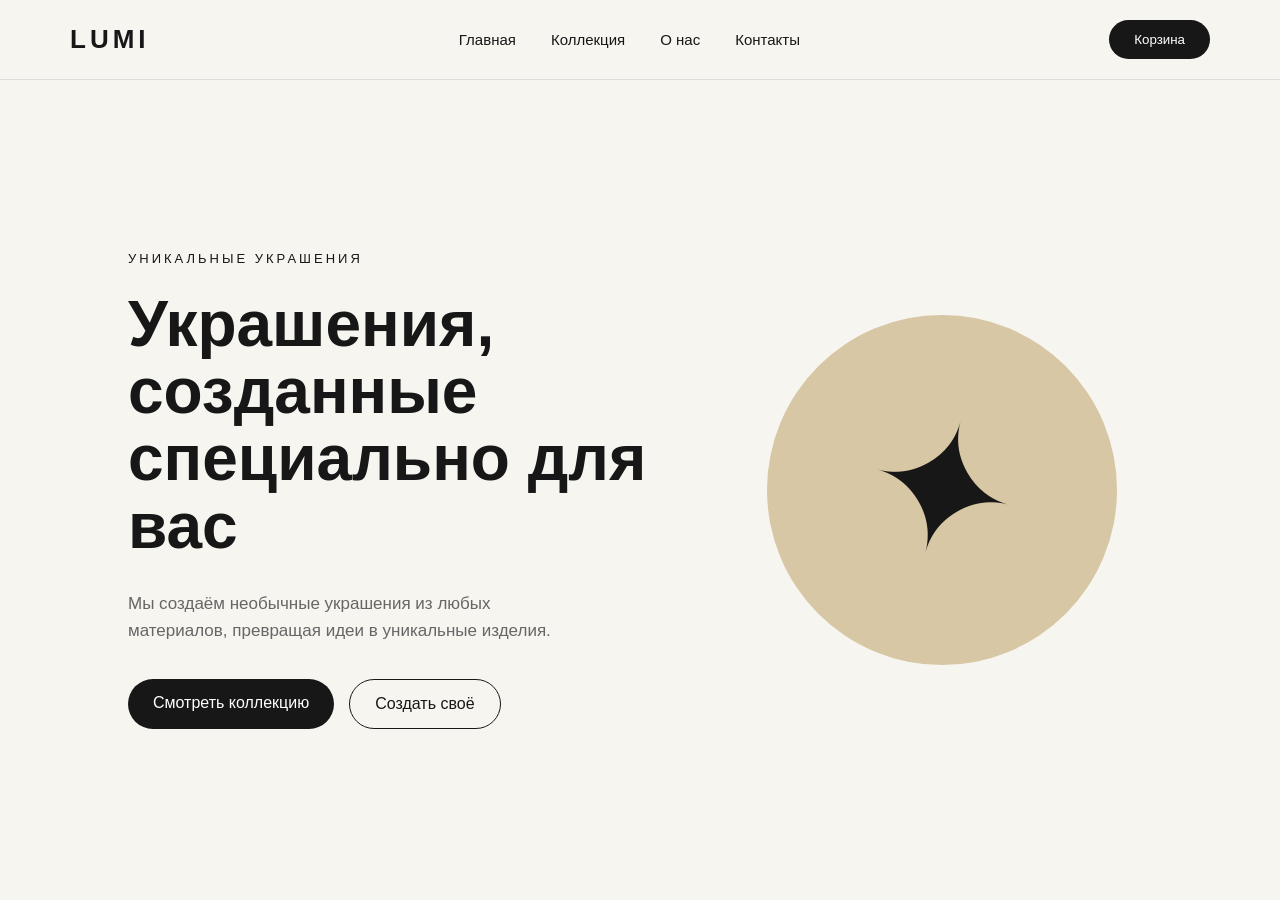
<file: index.html>
<!DOCTYPE html>
<html lang="ru">
<head>
    <meta charset="UTF-8">
    <meta name="viewport" content="width=device-width, initial-scale=1.0">
    <title>Jewelry</title>
    <link rel="stylesheet" href="klak.css">
</head>
<body>

<header>
    <div class="logo">LUMI</div>

    <nav>
        <a href="#">Главная</a>
        <a href="#">Коллекция</a>
        <a href="#">О нас</a>
        <a href="#">Контакты</a>
    </nav>

    <button class="cart">Корзина</button>
</header>


<main>
    <section class="hero">

        <div class="hero-text">
            <p class="subtitle">УНИКАЛЬНЫЕ УКРАШЕНИЯ</p>

            <h1>
                Украшения,<br>
                созданные<br>
                специально для вас
            </h1>

            <p class="description">
                Мы создаём необычные украшения из любых
                материалов, превращая идеи в уникальные изделия.
            </p>

            <div class="buttons">
                <a href="#" class="btn">Смотреть коллекцию</a>
                <a href="#" class="btn-outline">Создать своё</a>
            </div>
        </div>

        <div class="hero-image">
            <div class="circle"></div>
            <div class="jewelry">✦</div>
        </div>

    </section>
</main>

</body>
</html>
</file>
<file: klak.css>
* {
    margin: 0;
    padding: 0;
    box-sizing: border-box;
}

body {
    font-family: Arial, sans-serif;
    background: #f7f5f0;
    color: #171717;
}

/* HEADER */

header {
    height: 80px;
    padding: 0 70px;

    display: flex;
    align-items: center;
    justify-content: space-between;

    border-bottom: 1px solid #ddd;
}

.logo {
    font-size: 26px;
    font-weight: bold;
    letter-spacing: 4px;
}

nav {
    display: flex;
    gap: 35px;
}

nav a {
    text-decoration: none;
    color: #171717;
    font-size: 15px;
}

nav a:hover {
    color: #888;
}

.cart {
    background: #171717;
    color: white;

    border: none;
    padding: 12px 25px;
    border-radius: 25px;

    cursor: pointer;
}

/* HERO */

.hero {
    min-height: calc(100vh - 80px);

    display: flex;
    align-items: center;
    justify-content: space-between;

    padding: 60px 10%;
}

.hero-text {
    max-width: 600px;
}

.subtitle {
    font-size: 13px;
    letter-spacing: 3px;
    margin-bottom: 25px;
}

h1 {
    font-size: 64px;
    line-height: 1.05;
    margin-bottom: 30px;
}

.description {
    max-width: 450px;
    font-size: 17px;
    line-height: 1.6;
    color: #666;
    margin-bottom: 35px;
}

/* BUTTONS */

.buttons {
    display: flex;
    gap: 15px;
}

.btn,
.btn-outline {
    text-decoration: none;
    padding: 15px 25px;
    border-radius: 30px;
}

.btn {
    background: #171717;
    color: white;
}

.btn-outline {
    border: 1px solid #171717;
    color: #171717;
}

/* IMAGE */

.hero-image {
    width: 420px;
    height: 420px;

    position: relative;

    display: flex;
    align-items: center;
    justify-content: center;
}

.circle {
    width: 350px;
    height: 350px;

    background: #d8c7a5;
    border-radius: 50%;

    position: absolute;
}

.jewelry {
    position: relative;
    z-index: 2;

    font-size: 180px;
    color: #171717;

    transform: rotate(15deg);
}


/* MOBILE */

@media (max-width: 768px) {

    header {
        padding: 0 20px;
    }

    nav {
        display: none;
    }

    .hero {
        flex-direction: column;
        text-align: center;
        padding: 50px 20px;
    }

    h1 {
        font-size: 42px;
    }

    .description {
        margin-left: auto;
        margin-right: auto;
    }

    .buttons {
        justify-content: center;
        flex-wrap: wrap;
    }

    .hero-image {
        width: 300px;
        height: 300px;
        margin-top: 40px;
    }

    .circle {
        width: 250px;
        height: 250px;
    }

    .jewelry {
        font-size: 120px;
    }
}
</file>
